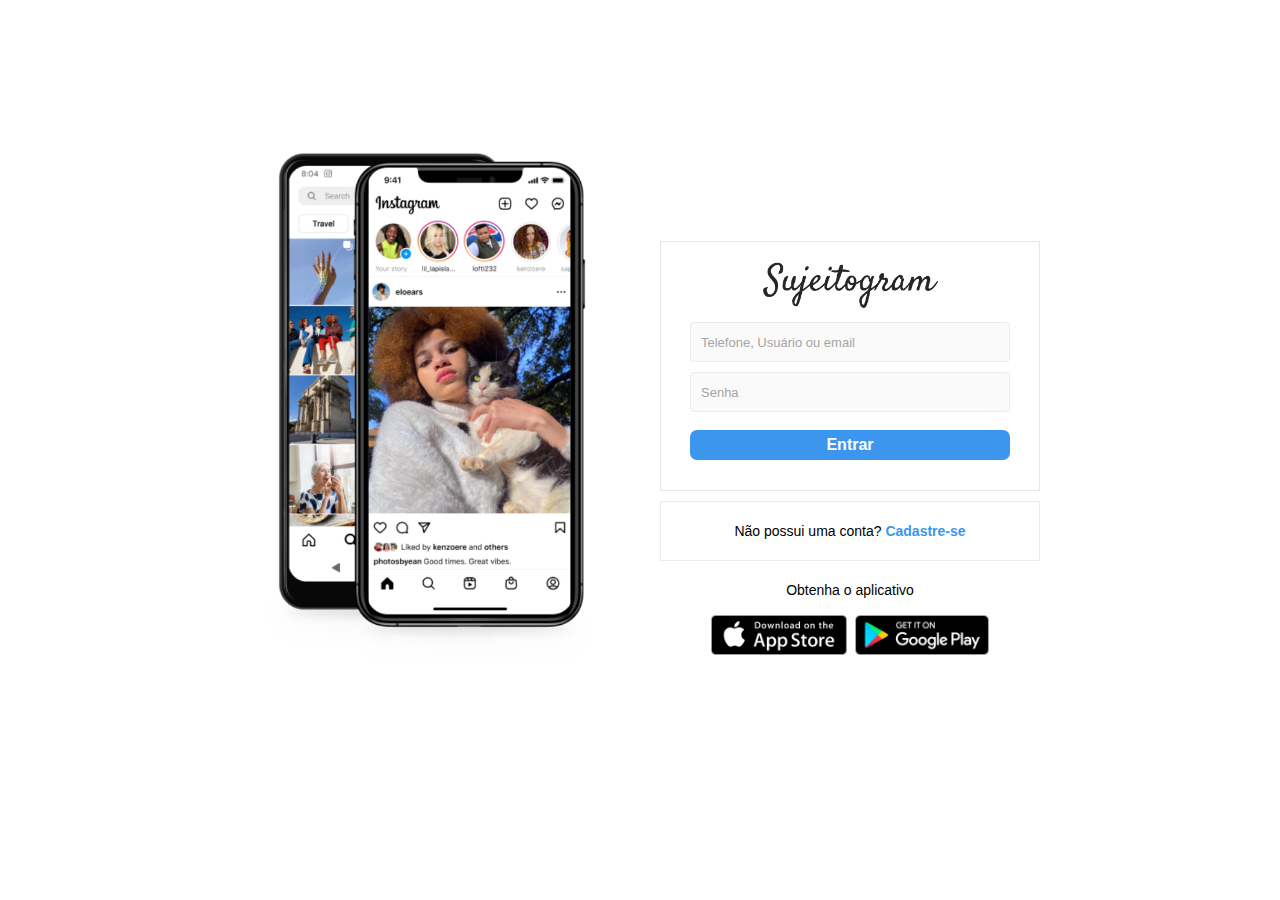
<file: index.html>
<!DOCTYPE html>
<html lang="pt-BR">
<head>
    <meta charset="UTF-8">
    <meta http-equiv="X-UA-Compatible" content="IE=edge">
    <meta name="viewport" content="width=device-width, initial-scale=1.0">
    <link rel="stylesheet" href="style.css">
    <title>Projeto Instagram</title>
</head>
<body>
    
    <!-- AREA WRAPPER -->
    <div id="wrapper">
        <!-- AREA CONTAINER -->
        <div id="container">

            <!-- AREA ESQUERDA -->
            <div class="column left">
                <div class="main"></div>
            </div>
            <!-- FIM AREA ESQUERDA -->

            <!-- AREA DIREITA -->
            <div class="column right">

                <div class="login-panel">
                    <div class="logo">
                        <img class="logo-img" src="assets/logo.png" alt="Logo do SujeitoGram">
                    </div>

                    <form action="">
                        <input type="text" placeholder="Telefone, Usuário ou email"
                        name="username">

                        <input type="password" placeholder="Senha" name="senha">

                        <input type="submit" value="Entrar" />
                    </form>
                </div>

                <div class="info-box">
                    <p>Não possui uma conta? <a href="signup.html">Cadastre-se</a></p>
                </div>

                <div class="get-app-panel">
                    <p>Obtenha o aplicativo</p>

                    <div class="app-buttons">
                        <a href="#">
                            <img src="assets/appstore.png" alt="Baixe App Store">
                        </a>

                        <a href="#">
                            <img src="assets/googleplay.png" alt="Baixe Google Play">
                        </a>
                    </div>
                </div>

            </div>
            <!-- FIM AREA DIREITA -->
        </div>

        <footer>
            <div class="footer-inner">
                <a href="#">About Us</a>
                <a href="#">Support</a>
                <a href="#">Blog</a>
                <a href="#">Press</a>
                <a href="#">API</a>
                <a href="#">Jobs</a>
                <a href="#">Privacy</a>
                <a href="#">Terms</a>
                <a href="#">Directory</a>
                <a href="#">Profiles</a>
                <a href="#">Hashtags</a>
                <a href="#">Language</a>

                <div class="text-small">
                    @ 2023 Meta Instagram
                </div>
            </div>
        </footer>
    </div>

</body>
</html>
</file>
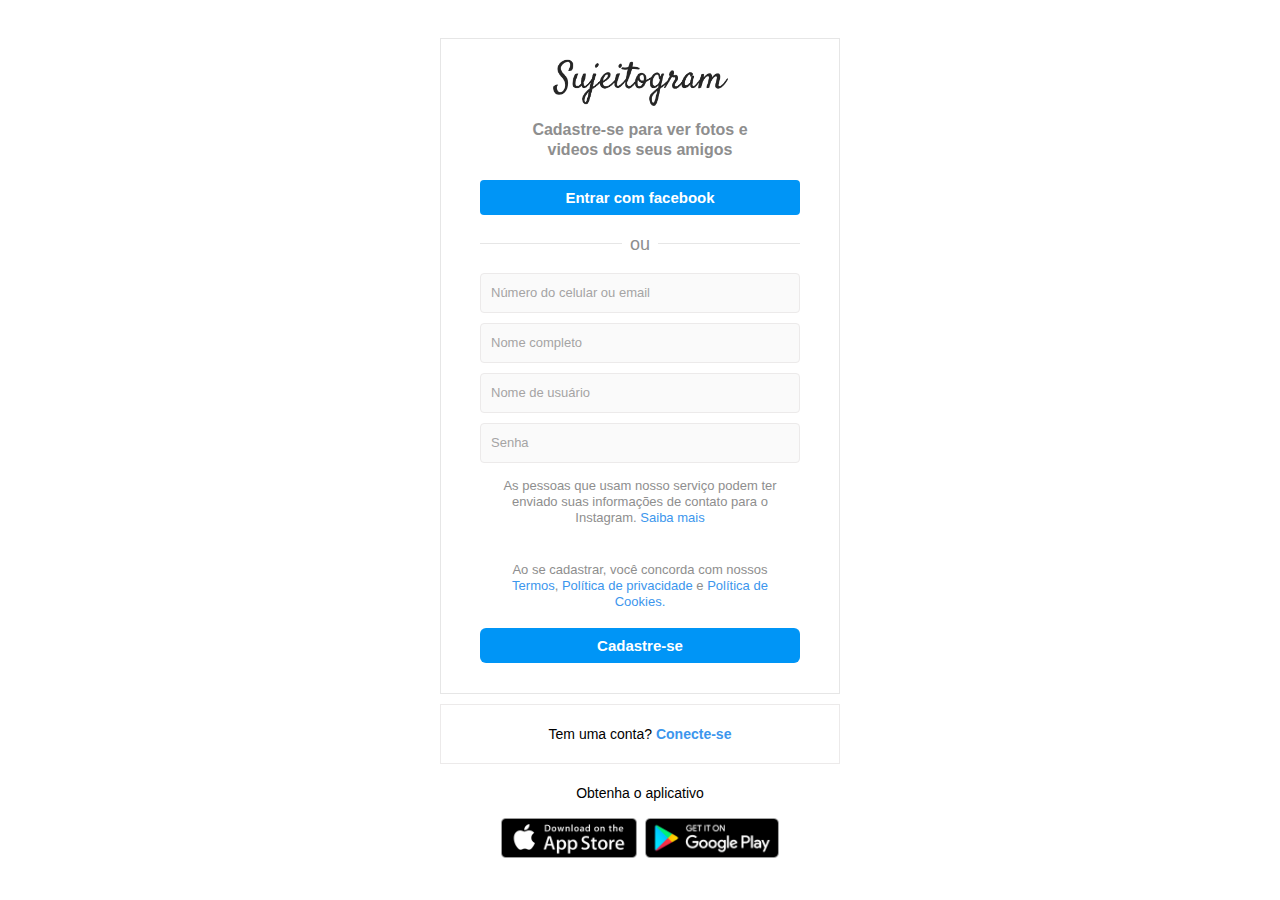
<file: signup.html>
<!DOCTYPE html>
<html lang="pt-BR">

<head>
    <meta charset="UTF-8">
    <meta http-equiv="X-UA-Compatible" content="IE=edge">
    <meta name="viewport" content="width=device-width, initial-scale=1.0">
    <link rel="stylesheet" href="style.css">
    <title>Faça seu cadastro - Projeto Instagram</title>
</head>

<body>

    <!-- AREA WRAPPER -->
    <div id="wrapper">
        <!-- AREA CONTAINER -->
        <div id="container-signup">

            <!-- AREA DIREITA -->
            <div class="column">

                <div class="login-panel">

                    <div class="logo">
                        <img class="logo-img" src="assets/logo.png" alt="Logo do SujeitoGram">
                    </div>

                    <div class="message">
                        <span>Cadastre-se para ver fotos e videos dos
                            seus amigos
                        </span>
                    </div>

                    <button class="cta-button">Entrar com facebook</button>

                    <div class="divisor-container">
                        <div class="line"></div>
                        <div class="divisor-tag">ou</div>
                        <div class="line"></div>
                    </div>

                    <form action="">
                        <input type="text" placeholder="Número do celular ou email" name="username">

                        <input type="text" placeholder="Nome completo" name="nome-completo">

                        <input type="text" placeholder="Nome de usuário" name="usuário">

                        <input type="password" placeholder="Senha" name="senha">

                    </form>

                    <div class="services">
                        <span class="informations-service">
                            As pessoas que usam nosso serviço podem ter enviado suas informações de contato para o
                            Instagram.
                            <a href="#">Saiba mais</a>
                        </span>
                        <br>
                        <br>
                        <span class="informations-policy">
                            Ao se cadastrar, você concorda com nossos
                            <a href="#">Termos</a>, <a href="#">Política de
                                privacidade
                            </a>
                            e
                            <a href="#">
                                Política de Cookies.
                            </a>
                        </span>
                    </div>

                    <button class="button-cta">Cadastre-se</button>

                </div>

                <div class="info-box">
                    <p>Tem uma conta? <a href="index.html">Conecte-se</a></p>
                </div>

                <div class="get-app-panel">
                    <p>Obtenha o aplicativo</p>

                    <div class="app-buttons">
                        <a href="#">
                            <img src="assets/appstore.png" alt="Baixe App Store">
                        </a>

                        <a href="#">
                            <img src="assets/googleplay.png" alt="Baixe Google Play">
                        </a>
                    </div>
                </div>

            </div>
            <!-- FIM AREA DIREITA -->
        </div>

        <footer>
            <div class="footer-cdt">
                <a href="#">Meta</a>
                <a href="#">Sobre</a>
                <a href="#">Blog</a>
                <a href="#">Carreiras</a>
                <a href="#">Ajuda</a>
                <a href="#">API</a>
                <a href="#">Privacidade</a>
                <a href="#">Termos</a>
                <a href="#">Localização</a>
                <a href="#">Instagram Lite</a>
                <a href="#">Threads</a>
                <a href="#">Carregamento de contatos e não usuários</a>
                <a href="#">Meta Verified</a>

                <div class="text-small">
                    @ 2023 Instagram from Meta
                </div>
            </div>
        </footer>
    </div>

</body>

</html>
</file>
<file: style.css>
* {
    margin: 0;
    padding: 0;
    box-sizing: border-box;
    outline: 0;
}

body {
    --background: #ffff;
    --submit: #3c96ed;
    --p-messages: #8e8e8e;
    --buttons: #0095f6;

    background-color: var(--background);
    height: 100%;
    width: 100%;
    font-family: Arial, Helvetica, sans-serif;
    font-size: 14px;
    line-height: 18px;
}

a {
    text-decoration: none;
    color: var(--submit);
}

#wrapper {
    height: 100vh;
    overflow-x: hidden;
}

#container {
    margin: 0 auto;
    min-height: 100%;
    width: 800px;
    display: flex;
    align-items: center;
}

.column {
    flex-grow: 1;
    width: 50%;
}

.left {
    background-image: url(./assets/main-insta.png);
    background-size: 650px;
    background-repeat: no-repeat;
    background-position: center;
    height: 600px;
    margin-bottom: 50px;
}

.right {
    padding-left: 20px;
}

.login-panel {
    background-color: var(--background);
    border: 1px solid #e6e6e6;
    display: flex;
    align-items: center;
    flex-direction: column;
    padding: 20px 20px;
}

.logo-img {
    width: 175px;
}

form {
    display: flex;
    flex-direction: column;
    align-items: center;
    justify-content: center;
}

input[type="password"], input[type="text"] {
    background-color: rgba(250, 250, 250, 1);
    border: 1px solid rgb(236, 234, 234);
    height: 40px;
    border-radius: 4px;
    margin-top: 10px;
    padding: 10px;
    font-size: 13px;
    width: 320px;
    color: #000;
}

input[type="password"]::placeholder, input[type="text"]::placeholder {
    color: rgb(165, 164, 164);
}

input[type="password"]:focus, input[type="text"]:focus {
    outline: 0;
    border: 1px solid;
}

input[type="submit"] {
    width: 320px;
    margin-top: 18px;
    height: 30px;
    border: 0;
    background-color: var(--submit);
    border-radius: 7px;
    color: var(--background);
    font-size: 16px;
    font-weight: bold;
    margin-bottom: 10px;
    cursor: pointer;
}

.info-box {
    background-color: var(--background);
    height: 60px;
    border: 1px solid rgb(236, 234, 234);
    margin: 10px auto 0;
    display: flex;
    align-items: center;
    justify-content: center;
}

.info-box p a {
    font-weight: bold;
    user-select: none;
}

.get-app-panel {
    margin-top: 20px;
    text-align: center;
}

.app-buttons {
    margin-top: 16px;
}

.app-buttons img {
    height: 40px;
    padding: 0 2px;
}

footer {
    text-align: center;
    height: 50px;
}

.footer-inner a {
    line-height: 16px;
    color: var(--p-messages);
    font-size: 12px;
    font-weight: bold;
    margin-right: 8px;
    margin-bottom: 52px;
}

.text-small {
    font-size: 12px;
    font-weight: bold;
    color: grey;
    padding-left: 20px;
    display: inline-block;
}

/* PAGINA SIGN-UP */

#container-signup {
    margin: 0 auto;
    min-height: 100%;
    max-width: 400px;
    width: 800px;
    display: flex;
    align-items: center;
}

.message {
    margin: 10px 70px;
}

.message span {
    display: flex;
    text-align: center;
    font-size: 16px;
    font-weight: bold;
    line-height: 20px;
    color: var(--p-messages);
}

.cta-button {
    width: 320px;
    margin: 10px 0;
    height: 35px;
    background-color: var(--buttons);
    color: var(--background);
    border: 0;
    border-radius: 4px;
    font-size: 15px;
    cursor: pointer;
    font-weight: bold;
}

.divisor-container {
    display: flex;
    justify-content: center;
    align-items: center;
    margin: 10px 0;
}

.line {
    height: 1px;
    background-color: #e6e6e6;
    width: 150px;
}

.divisor-tag {
    font-size: 18px;
    margin: 0 2.5%;
    color: var(--p-messages);
}

.services {
    display: flex;
    flex-direction: column;
    justify-content: center;
    align-items: center;
    margin-top: 15px;
}

.informations-service {
    text-align: center;
    line-height: 16px;
    font-size: 13px;
    color: var(--p-messages);
    width: 85%;
}

.informations-policy {
    text-align: center;
    line-height: 16px;
    font-size: 13px;
    color: var(--p-messages);
    width: 85%;
    margin-bottom: 8px;
}

.button-cta {
    width: 320px;
    margin: 10px 0;
    height: 35px;
    background-color: var(--buttons);
    color: var(--background);
    border: 0;
    border-radius: 6px;
    font-size: 15px;
    cursor: pointer;
    font-weight: bold;
}

.footer-cdt {
    text-align: center;
    height: 50px;
    margin-top: 100px;
}

.footer-cdt a {
    line-height: 16px;
    color: var(--p-messages);
    font-size: 12px;
    font-weight: bold;
    margin-right: 8px;
    margin-bottom: 52px;
}

/* FIM SIGN-UP */

@media (max-width: 876px) {
    .left {
        display: none;
    }

    #container {
        width: 70%;
    }

    .right {
        padding-left: 0;
    }
}

@media (max-width: 390px) {
    #container {
        width: 90%;
    }

    .info-box {
        width: 97%;
    }

    .login-panel {
        width: 100%;
        height: 100%;
    }

    .right {
        padding-left: 0;
    }

    #container-signup {
        height: 100vh;
    }

    footer {
        margin-top: -60px;
        padding: 0 20px;
        margin-bottom: 52px;
    }
}

@media (max-width: 430px) {

    #container {
        width: 90%;
    }

    .info-box {
        width: 100%;
    }

    footer {
        margin-top: -80px;
        padding: 0 20px;
        margin-bottom: 52px;
    }
}
</file>
